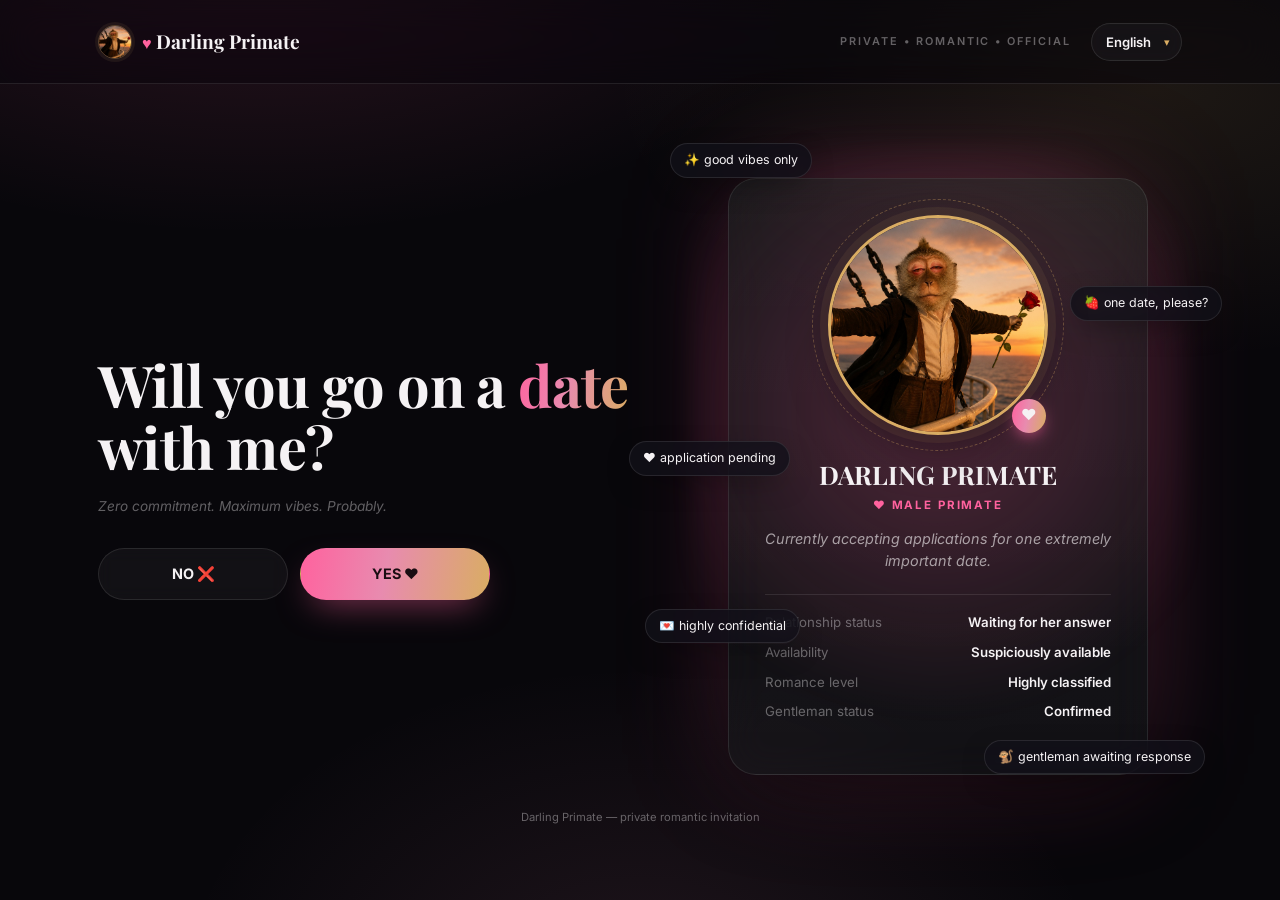
<file: index.html>
<!DOCTYPE html>
<html lang="en" dir="ltr">
<head>
<meta charset="UTF-8" />
<meta name="viewport" content="width=device-width, initial-scale=1, viewport-fit=cover" />
<title>Darling Primate — Will you go on a date with me?</title>
<meta name="description" content="A private, romantic, official invitation from Darling Primate." />
<link rel="stylesheet" href="style.css" />
</head>
<body data-page="index">
<a href="#main" class="skip-link">Skip to content</a>

<nav class="dp-nav" aria-label="Primary">
  <div class="dp-nav__inner">
    <div class="dp-brand">
      <img src="assets/primate.jpg" alt="Darling Primate" class="dp-brand__photo" />
      <span><span class="dp-brand__heart">♥</span> Darling Primate</span>
    </div>
    <div class="dp-nav__right">
      <span class="dp-tag" data-i18n="nav.tag">PRIVATE • ROMANTIC • OFFICIAL</span>
      <div class="lang-select-wrap">
        <label for="langSelect" class="sr-only" style="position:absolute;left:-9999px;" data-i18n="nav.langLabel">Choose your language</label>
        <select id="langSelect" class="lang-select" aria-label="Choose your language">
          <option value="en">English</option>
          <option value="bn">বাংলা</option>
          <option value="hi">हिन्दी</option>
          <option value="ur">اردو</option>
          <option value="ar">العربية</option>
          <option value="tr">Türkçe</option>
        </select>
      </div>
    </div>
  </div>
</nav>

<main id="main" class="fit-viewport">
<div class="fit-content">
  <section class="hero container">
    <div class="hero__grid">
      <div class="hero__content">
        <h1 class="hero__headline">
          <span data-i18n="hero.headlinePre">Will you go on a </span><span class="gradient-text" data-i18n="hero.headlineHi">date</span><span data-i18n="hero.headlinePost"> with me?</span>
        </h1>
        <p class="hero__small" data-i18n="hero.small">Zero commitment. Maximum vibes. Probably.</p>
        <div class="hero__actions">
          <button type="button" class="btn btn-ghost btn-no" id="noBtn" data-i18n="hero.no">NO</button>
          <button type="button" class="btn btn-primary" id="yesBtn" data-i18n="hero.yes">YES ♥</button>
        </div>
      </div>

      <div class="hero__visual">
        <div class="profile-card">
          <div class="profile-card__glow" aria-hidden="true"></div>
          <div class="floating-msg floating-msg--1" data-i18n="floating.0">✨ good vibes only</div>
          <div class="floating-msg floating-msg--2" data-i18n="floating.1">🍓 one date, please?</div>
          <div class="floating-msg floating-msg--3" data-i18n="floating.2">💌 highly confidential</div>
          <div class="floating-msg floating-msg--4" data-i18n="floating.3">🐒 gentleman awaiting response</div>
          <div class="floating-msg floating-msg--5" data-i18n="floating.4">❤️ application pending</div>

          <div class="profile-card__photo-wrap">
            <div class="profile-card__orbit" aria-hidden="true"></div>
            <img src="assets/primate.jpg" alt="Darling Primate portrait" class="profile-card__photo" />
            <div class="profile-card__heart" aria-hidden="true">♥</div>
          </div>
          <div class="profile-card__name" data-i18n="profile.name">DARLING PRIMATE</div>
          <div class="profile-card__label" data-i18n="profile.label">♥ MALE PRIMATE</div>
          <p class="profile-card__tagline" data-i18n="profile.tagline">Currently accepting applications for one extremely important date.</p>
          <dl class="profile-card__details">
            <div class="profile-card__row"><dt data-i18n="profile.s1l">Relationship status</dt><dd data-i18n="profile.s1v">Waiting for her answer</dd></div>
            <div class="profile-card__row"><dt data-i18n="profile.s2l">Availability</dt><dd data-i18n="profile.s2v">Suspiciously available</dd></div>
            <div class="profile-card__row"><dt data-i18n="profile.s3l">Romance level</dt><dd data-i18n="profile.s3v">Highly classified</dd></div>
            <div class="profile-card__row"><dt data-i18n="profile.s4l">Gentleman status</dt><dd data-i18n="profile.s4v">Confirmed</dd></div>
          </dl>
        </div>
      </div>
    </div>
  </section>

  <footer class="dp-footer">
    <div class="container">Darling Primate — private romantic invitation</div>
  </footer>
</div>
</main>

<script src="script.js"></script>
</body>
</html>
</file>
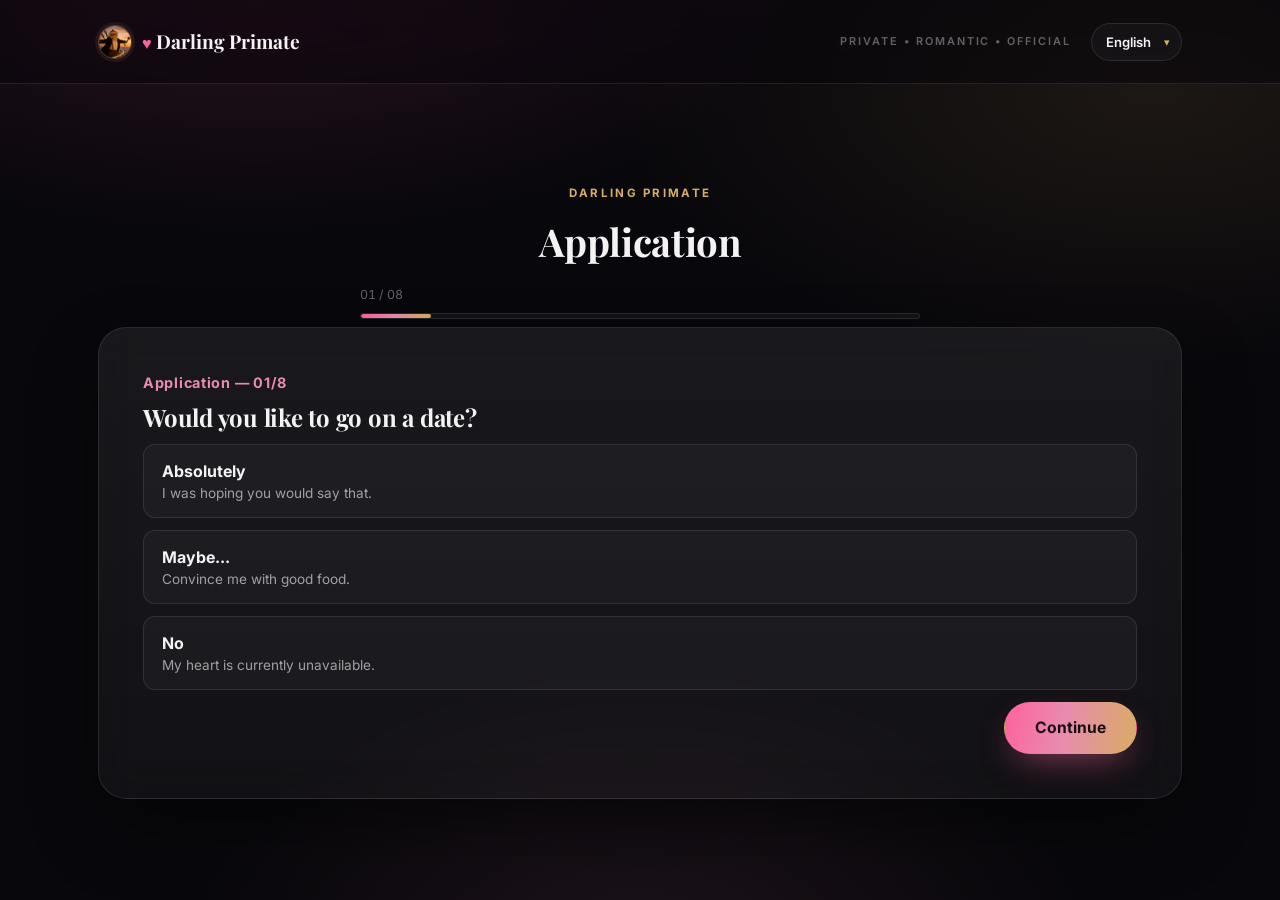
<file: application.html>
<!DOCTYPE html>
<html lang="en" dir="ltr">
<head>
<meta charset="UTF-8" />
<meta name="viewport" content="width=device-width, initial-scale=1, viewport-fit=cover" />
<title>Darling Primate — Application</title>
<link rel="stylesheet" href="style.css" />
</head>
<body data-page="application">
<a href="#main" class="skip-link">Skip to content</a>

<nav class="dp-nav" aria-label="Primary">
  <div class="dp-nav__inner">
    <a href="index.html" class="dp-brand" style="text-decoration:none;">
      <img src="assets/primate.jpg" alt="Darling Primate" class="dp-brand__photo" />
      <span><span class="dp-brand__heart">♥</span> Darling Primate</span>
    </a>
    <div class="dp-nav__right">
      <span class="dp-tag" data-i18n="nav.tag">PRIVATE • ROMANTIC • OFFICIAL</span>
      <div class="lang-select-wrap">
        <select id="langSelect" class="lang-select" aria-label="Choose your language">
          <option value="en">English</option>
          <option value="bn">বাংলা</option>
          <option value="hi">हिन्दी</option>
          <option value="ur">اردو</option>
          <option value="ar">العربية</option>
          <option value="tr">Türkçe</option>
        </select>
      </div>
    </div>
  </div>
</nav>

<main id="main" class="fit-viewport">
<div class="fit-content app-shell">
  <div class="container">
    <div class="app-header">
      <div class="app-header__eyebrow" data-i18n="app.eyebrow">DARLING PRIMATE</div>
      <h1 class="app-header__title" data-i18n="app.title">Application</h1>
    </div>

    <div class="progress-wrap">
      <div class="progress-count" id="stepCount">01 / 08</div>
      <div class="progress-track"><div class="progress-fill" id="progressFill" style="width:12.5%;"></div></div>
    </div>

    <div class="step-card" id="stepContainer"></div>
  </div>
</div>
</main>

<script src="script.js"></script>
</body>
</html>
</file>
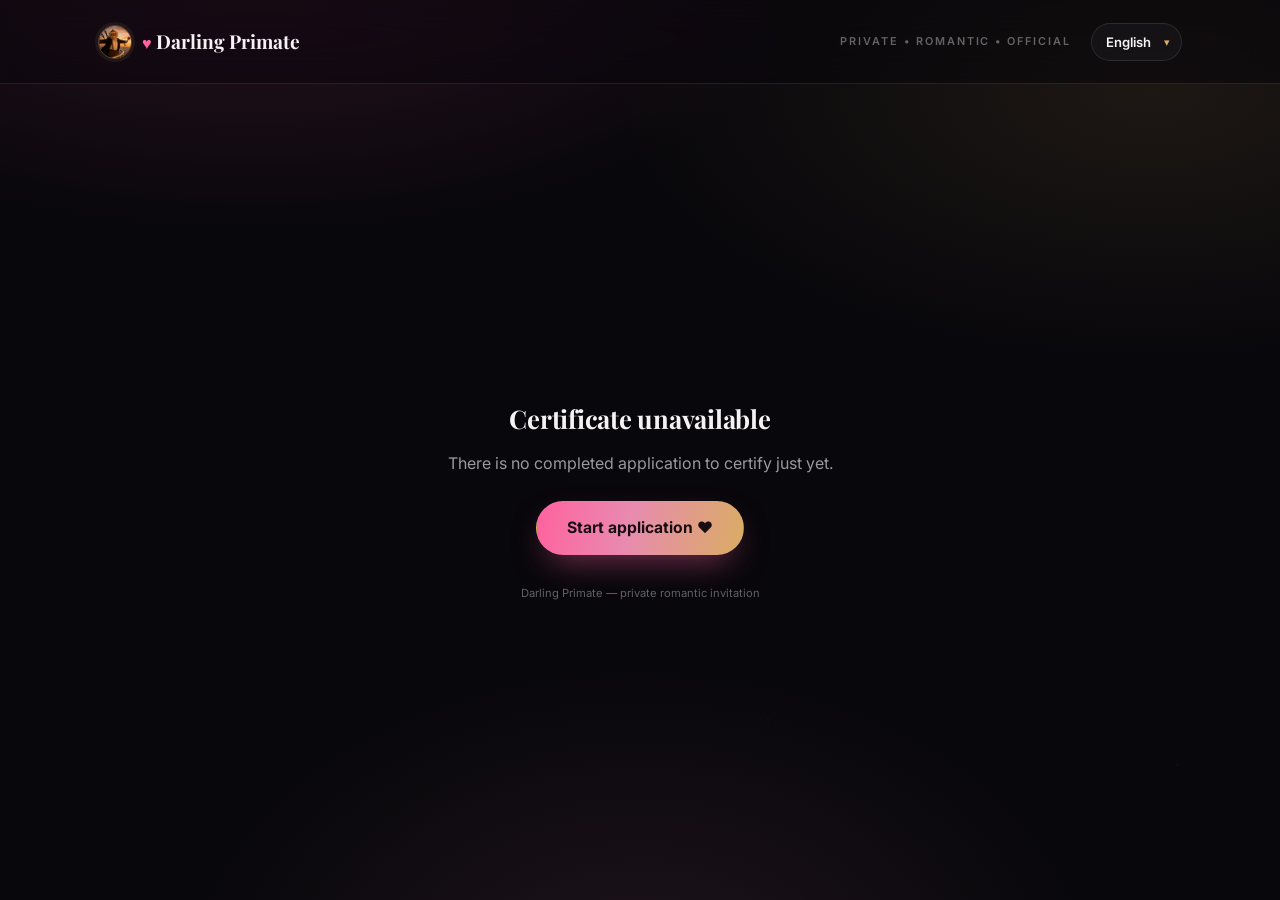
<file: certificate.html>
<!DOCTYPE html>
<html lang="en" dir="ltr">
<head>
<meta charset="UTF-8" />
<meta name="viewport" content="width=device-width, initial-scale=1, viewport-fit=cover" />
<title>Darling Primate — Certificate of Date</title>
<link rel="stylesheet" href="style.css" />
</head>
<body data-page="certificate">
<a href="#main" class="skip-link">Skip to content</a>

<nav class="dp-nav" aria-label="Primary">
  <div class="dp-nav__inner">
    <a href="index.html" class="dp-brand" style="text-decoration:none;">
      <img src="assets/primate.jpg" alt="Darling Primate" class="dp-brand__photo" />
      <span><span class="dp-brand__heart">♥</span> Darling Primate</span>
    </a>
    <div class="dp-nav__right">
      <span class="dp-tag" data-i18n="nav.tag">PRIVATE • ROMANTIC • OFFICIAL</span>
      <div class="lang-select-wrap">
        <select id="langSelect" class="lang-select" aria-label="Choose your language">
          <option value="en">English</option>
          <option value="bn">বাংলা</option>
          <option value="hi">हिन्दी</option>
          <option value="ur">اردو</option>
          <option value="ar">العربية</option>
          <option value="tr">Türkçe</option>
        </select>
      </div>
    </div>
  </div>
</nav>

<main id="main" class="fit-viewport">
<div class="fit-content cert-shell">
  <div id="certEmpty" class="container empty-state" style="display:none;">
    <h2 data-i18n="cert.emptyTitle">Certificate unavailable</h2>
    <p data-i18n="cert.emptyDesc">There is no completed application to certify just yet.</p>
    <a href="index.html" class="btn btn-primary" data-i18n="cert.emptyCta">Start application ♥</a>
  </div>

  <div id="certMain">
    <div class="cert-eyebrow" data-i18n="cert.eyebrow">DARLING PRIMATE</div>
    <h1 class="cert-page-title" data-i18n="cert.pageTitle">Your Certificate</h1>

    <div class="certificate" id="certificateEl">
      <div class="cert-watermark" aria-hidden="true">DP</div>
      <div class="cert-corner cert-corner--tl" aria-hidden="true"></div>
      <div class="cert-corner cert-corner--tr" aria-hidden="true"></div>
      <div class="cert-corner cert-corner--bl" aria-hidden="true"></div>
      <div class="cert-corner cert-corner--br" aria-hidden="true"></div>
      <div class="cert-inner">
        <div class="cert-header">
          <div class="cert-emblem">DP</div>
          <div class="cert-brand" data-i18n="cert.eyebrow">DARLING PRIMATE</div>
          <div class="cert-subbrand" data-i18n="cert.subbrand">PRIVATE ROMANTIC CERTIFICATION</div>
          <div class="cert-divider"></div>
        </div>

        <div class="cert-title" data-i18n="cert.title">CERTIFICATE OF DATE</div>
        <div class="cert-subtitle" data-i18n="cert.subtitle">OFFICIALLY CERTIFIED</div>

        <div class="cert-body-grid">
          <div class="cert-photo-col">
            <div class="cert-photo-wrap">
              <img src="assets/primate.jpg" alt="Darling Primate" />
            </div>
            <div class="cert-photo-name" data-i18n="profile.name">DARLING PRIMATE</div>
            <div class="cert-photo-role" data-i18n="cert.photoRole">Male Romantic Candidate</div>
          </div>
          <div class="cert-text-col">
            <p class="cert-body-text" data-i18n="cert.body1">This certificate officially recognizes that Darling Primate and the recipient named below have accepted a romantic date invitation.</p>
            <p class="cert-body-text" data-i18n="cert.body2">Following a highly confidential review by the Extremely Serious Committee, the application has been approved.</p>
            <div class="cert-recipient" data-i18n="cert.recipient">THE DISTINGUISHED DATE RECIPIENT</div>
          </div>
        </div>

        <dl class="cert-info-grid" id="certInfoGrid"></dl>

        <div class="cert-footer">
          <div class="cert-sign-block">
            <div class="cert-signature">Darling Primate</div>
            <div class="cert-sign-line"></div>
            <div class="cert-sign-label" data-i18n="cert.gentleman">The Gentleman</div>
            <div class="cert-sign-sub" data-i18n="cert.authorizedBy">Authorized by</div>
          </div>
          <div class="cert-seal-wrap">
            <div class="cert-seal-ribbons" aria-hidden="true"></div>
            <div class="cert-seal">
              <div class="cert-seal__inner">DP<br />♥</div>
            </div>
          </div>
        </div>
      </div>
      <div class="cert-microtext" aria-hidden="true">DARLING PRIMATE · OFFICIALLY CERTIFIED · DARLING PRIMATE · OFFICIALLY CERTIFIED · DARLING PRIMATE · OFFICIALLY CERTIFIED · DARLING PRIMATE</div>
    </div>

    <div class="cert-actions">
      <button type="button" class="btn btn-gold" id="downloadBtn" data-i18n="cert.download">Download Certificate</button>
      <button type="button" class="btn btn-ghost" id="startOverBtnCert" data-i18n="cert.startOver">Start over ♥</button>
    </div>
  </div>

  <footer class="dp-footer">
    <div class="container">Darling Primate — private romantic invitation</div>
  </footer>
</div>
</main>

<script src="script.js"></script>
</body>
</html>
</file>
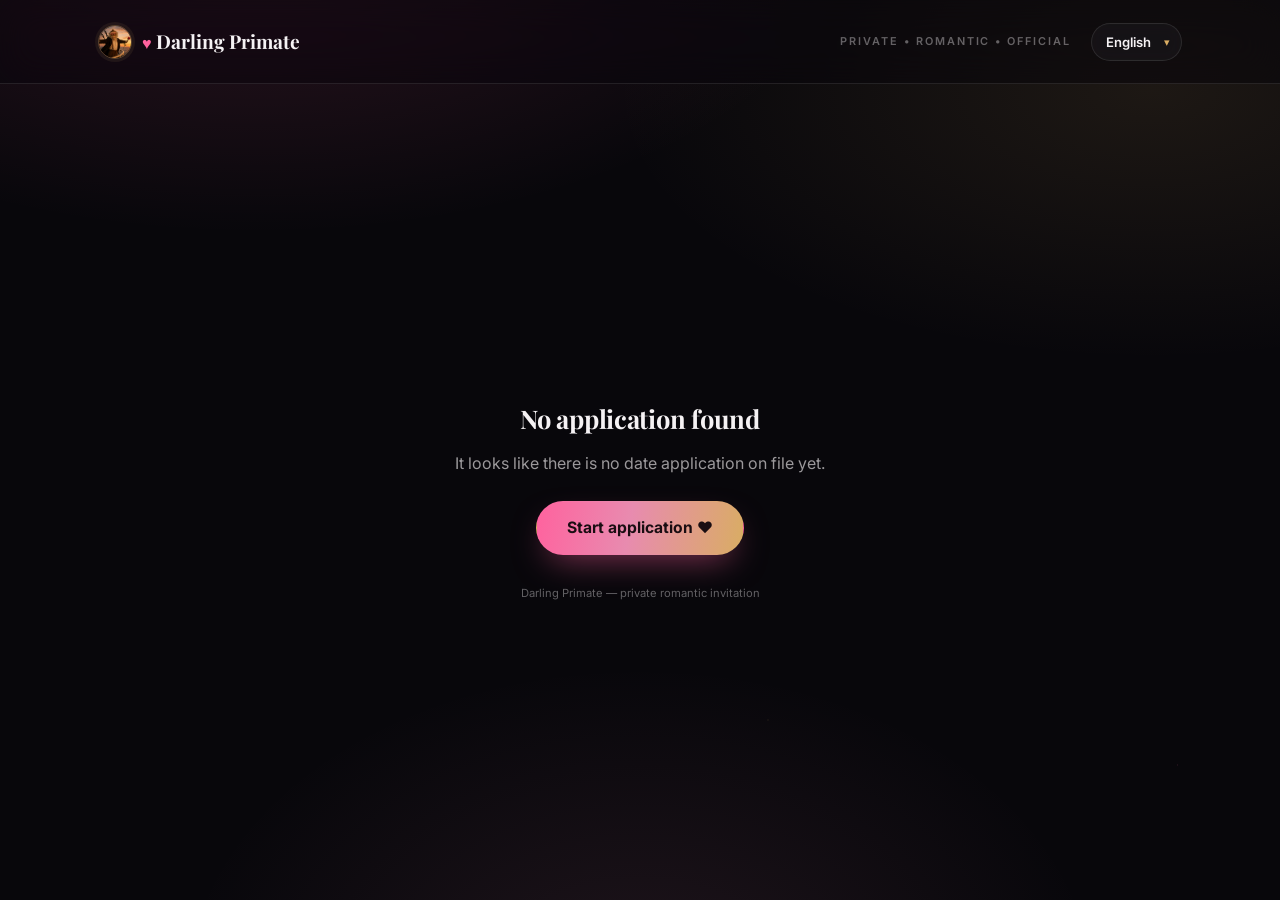
<file: confirmation.html>
<!DOCTYPE html>
<html lang="en" dir="ltr">
<head>
<meta charset="UTF-8" />
<meta name="viewport" content="width=device-width, initial-scale=1, viewport-fit=cover" />
<title>Darling Primate — Application Received</title>
<link rel="stylesheet" href="style.css" />
</head>
<body data-page="confirmation">
<a href="#main" class="skip-link">Skip to content</a>

<nav class="dp-nav" aria-label="Primary">
  <div class="dp-nav__inner">
    <a href="index.html" class="dp-brand" style="text-decoration:none;">
      <img src="assets/primate.jpg" alt="Darling Primate" class="dp-brand__photo" />
      <span><span class="dp-brand__heart">♥</span> Darling Primate</span>
    </a>
    <div class="dp-nav__right">
      <span class="dp-tag" data-i18n="nav.tag">PRIVATE • ROMANTIC • OFFICIAL</span>
      <div class="lang-select-wrap">
        <select id="langSelect" class="lang-select" aria-label="Choose your language">
          <option value="en">English</option>
          <option value="bn">বাংলা</option>
          <option value="hi">हिन्दी</option>
          <option value="ur">اردو</option>
          <option value="ar">العربية</option>
          <option value="tr">Türkçe</option>
        </select>
      </div>
    </div>
  </div>
</nav>

<main id="main" class="fit-viewport">
<div class="fit-content">
  <div id="confirmEmpty" class="container empty-state" style="display:none;">
    <h2 data-i18n="confirm.emptyTitle">No application found</h2>
    <p data-i18n="confirm.emptyDesc">It looks like there is no date application on file yet.</p>
    <a href="index.html" class="btn btn-primary" data-i18n="confirm.emptyCta">Start application ♥</a>
  </div>

  <div id="confirmMain">
    <section class="confirm-hero container">
      <div class="confirm-eyebrow" data-i18n="confirm.eyebrow">APPLICATION RECEIVED</div>
      <img src="assets/primate.jpg" alt="Darling Primate" class="confirm-photo" />
      <h1 class="confirm-title gradient-text" data-i18n="confirm.title">It is officially a date.</h1>
      <p class="confirm-desc" data-i18n="confirm.desc">Your answers have been carefully reviewed by the very serious Darling Primate committee.</p>
      <p class="confirm-note" data-i18n="confirm.note">The gentleman is pleased with your decision.</p>
    </section>

    <section class="container">
      <div class="detail-grid" id="detailGrid"></div>

      <div class="report-panel">
        <div class="report-panel__title" data-i18n="confirm.reportTitle">THE OFFICIAL DATE REPORT</div>
        <div class="report-grid">
          <div class="report-item">
            <div class="report-item__value gradient-text" data-i18n="confirm.rRomanceVal">97.8%</div>
            <div class="report-item__label" data-i18n="confirm.rRomance">Romance probability</div>
          </div>
          <div class="report-item">
            <div class="report-item__value" data-i18n="confirm.rFinancialVal">Pending legal review.</div>
            <div class="report-item__label" data-i18n="confirm.rFinancial">Financial agreement</div>
          </div>
          <div class="report-item">
            <div class="report-item__value" data-i18n="confirm.rPunctVal">Highly questionable.</div>
            <div class="report-item__label" data-i18n="confirm.rPunct">Punctuality</div>
          </div>
          <div class="report-item">
            <div class="report-item__value" data-i18n="confirm.rFoodVal">Promising.</div>
            <div class="report-item__label" data-i18n="confirm.rFood">Food compatibility</div>
          </div>
          <div class="report-item">
            <div class="report-item__value" data-i18n="confirm.rOverallVal">Suspiciously good.</div>
            <div class="report-item__label" data-i18n="confirm.rOverall">Overall compatibility</div>
          </div>
        </div>
      </div>

      <div class="confirm-actions">
        <a href="certificate.html" class="btn btn-gold" data-i18n="confirm.viewCert">View Certificate</a>
        <button type="button" class="btn btn-ghost" id="startOverBtn" data-i18n="confirm.startOver">Start over ♥</button>
      </div>
    </section>
  </div>

  <footer class="dp-footer">
    <div class="container">Darling Primate — private romantic invitation</div>
  </footer>
</div>
</main>

<script src="script.js"></script>
</body>
</html>
</file>
<file: style.css>
/* ==========================================================================
   DARLING PRIMATE — style.css
   Premium dark romantic luxury theme
   ========================================================================== */

@import url('https://fonts.googleapis.com/css2?family=Playfair+Display:ital,wght@0,500;0,600;0,700;0,800;1,600&family=Inter:wght@400;500;600;700;800&family=Noto+Sans+Bengali:wght@400;600;700;800&family=Noto+Sans+Devanagari:wght@400;600;700;800&family=Noto+Naskh+Arabic:wght@400;600;700&family=Noto+Nastaliq+Urdu:wght@400;600;700&display=swap');

:root{
  --near-black:#08070B;
  --charcoal:#111018;
  --charcoal-2:#17151f;
  --pink:#FF629E;
  --rose:#E88BAF;
  --gold:#D9AD63;
  --white:#FFFFFF;
  --soft-white:#F5F2F4;

  --ink-muted: rgba(245,242,244,0.62);
  --ink-faint: rgba(245,242,244,0.38);
  --border-soft: rgba(245,242,244,0.10);
  --border-gold: rgba(217,173,99,0.35);
  --glass: rgba(255,255,255,0.045);
  --glass-strong: rgba(255,255,255,0.07);

  --grad-romance: linear-gradient(100deg, var(--pink) 0%, var(--rose) 45%, var(--gold) 100%);
  --grad-bg: radial-gradient(ellipse 80% 60% at 20% -10%, rgba(255,98,158,0.16), transparent 60%),
             radial-gradient(ellipse 70% 50% at 90% 10%, rgba(217,173,99,0.10), transparent 60%),
             radial-gradient(ellipse 60% 60% at 50% 110%, rgba(232,139,175,0.10), transparent 60%);

  --shadow-lg: 0 30px 80px -20px rgba(0,0,0,0.65);
  --shadow-soft: 0 10px 30px -10px rgba(0,0,0,0.5);
  --shadow-glow: 0 0 120px -20px rgba(255,98,158,0.35);

  --radius-lg: 28px;
  --radius-md: 18px;
  --radius-sm: 12px;

  /* Latin display/body fonts lead the stack; the Noto families are
     fallbacks the browser only reaches for characters Playfair/Inter
     don't cover (Bangla, Devanagari, Urdu, Arabic) — so every
     language gets a properly designed, matching font instead of
     falling back to a random system default. */
  --font-display: 'Playfair Display', 'Noto Serif', 'Noto Nastaliq Urdu', 'Noto Naskh Arabic', 'Noto Sans Devanagari', 'Noto Sans Bengali', 'Georgia', serif;
  --font-body: 'Inter', 'Noto Nastaliq Urdu', 'Noto Naskh Arabic', 'Noto Sans Devanagari', 'Noto Sans Bengali', -apple-system, BlinkMacSystemFont, 'Segoe UI', sans-serif;

  --nav-h: clamp(64px, 9vw, 84px);
  --touch: 52px;
}

*,*::before,*::after{ box-sizing:border-box; }
html{ -webkit-text-size-adjust:100%; scroll-behavior:smooth; }
html,body{ width:100%; max-width:100%; overflow-x:hidden; }

body{
  margin:0;
  min-height:100dvh;
  min-height:100vh;
  background:var(--near-black);
  background-image:var(--grad-bg);
  background-attachment:fixed;
  color:var(--soft-white);
  font-family:var(--font-body);
  line-height:1.5;
  -webkit-font-smoothing:antialiased;
  position:relative;
  display:flex;
  flex-direction:column;
}

body::before{
  content:"";
  position:fixed; inset:0;
  pointer-events:none;
  background-image:radial-gradient(1px 1px at 10% 20%, rgba(255,255,255,0.35) 0, transparent 60%),
                    radial-gradient(1px 1px at 80% 40%, rgba(255,255,255,0.25) 0, transparent 60%),
                    radial-gradient(1.5px 1.5px at 60% 80%, rgba(217,173,99,0.4) 0, transparent 60%),
                    radial-gradient(1px 1px at 30% 70%, rgba(255,255,255,0.2) 0, transparent 60%),
                    radial-gradient(1.5px 1.5px at 92% 85%, rgba(255,98,158,0.35) 0, transparent 60%);
  opacity:0.6;
  z-index:0;
}

img,video,canvas,svg{ max-width:100%; height:auto; display:block; }
button{ font-family:inherit; }
a{ color:inherit; }
button,input,select,textarea{ max-width:100%; }

::selection{ background:rgba(255,98,158,0.35); color:#fff; }

h1,h2,h3{ font-family:var(--font-display); margin:0; letter-spacing:-0.01em; }
p{ margin:0; }

.gradient-text{
  background:var(--grad-romance);
  -webkit-background-clip:text;
  background-clip:text;
  color:transparent;
}

.container{
  width:100%;
  max-width:1180px;
  margin:0 auto;
  padding-inline:clamp(18px, 5vw, 48px);
  position:relative;
  z-index:1;
}

/* ---------- Skip link / focus ---------- */
.skip-link{
  position:absolute; left:-999px; top:0; z-index:1000;
  background:var(--gold); color:#111; padding:10px 16px; border-radius:8px;
}
.skip-link:focus{ left:12px; top:12px; }

:focus-visible{
  outline:2px solid var(--gold);
  outline-offset:3px;
  border-radius:8px;
}

/* ---------- Top Navigation ---------- */
.dp-nav{
  position:relative; flex:0 0 auto;
  height:var(--nav-h);
  display:flex; align-items:center;
  background:rgba(8,7,11,0.55);
  backdrop-filter:blur(18px) saturate(140%);
  -webkit-backdrop-filter:blur(18px) saturate(140%);
  border-bottom:1px solid var(--border-soft);
}
.dp-nav__inner{
  width:100%; max-width:1180px; margin:0 auto;
  padding-inline:clamp(16px, 5vw, 48px);
  display:flex; align-items:center; justify-content:space-between;
  gap:12px;
}
.dp-brand{
  display:flex; align-items:center; gap:10px;
  font-family:var(--font-display); font-weight:700;
  font-size:clamp(1rem, 2.4vw, 1.2rem);
  white-space:nowrap;
}
.dp-brand__photo{
  width:34px; height:34px; border-radius:50%;
  object-fit:cover; border:1.5px solid var(--border-gold);
  box-shadow:0 0 0 3px rgba(217,173,99,0.08);
}
.dp-brand__heart{ color:var(--pink); font-size:0.85em; }

.dp-nav__right{ display:flex; align-items:center; gap:clamp(10px,2vw,20px); }

/* ---------- Main content area (grows naturally, scrolls if needed) ---------- */
.fit-viewport{
  flex:1 1 auto;
  width:100%;
  display:flex;
  flex-direction:column;
  align-items:stretch;
  justify-content:center;
  position:relative;
}
.fit-content{
  width:100%;
}

.dp-tag{
  font-size:0.68rem; letter-spacing:0.18em; font-weight:600;
  color:var(--ink-faint); text-transform:uppercase;
  display:none;
}
@media (min-width:640px){ .dp-tag{ display:inline; } }

/* Language selector */
.lang-select-wrap{ position:relative; }
.lang-select{
  appearance:none; -webkit-appearance:none;
  background:var(--glass);
  border:1px solid var(--border-soft);
  color:var(--soft-white);
  font-family:var(--font-body); font-size:0.82rem; font-weight:600;
  padding:9px 30px 9px 14px;
  border-radius:999px;
  min-height:var(--touch);
  min-height:38px;
  cursor:pointer;
  backdrop-filter:blur(8px);
}
.lang-select-wrap::after{
  content:"▾"; position:absolute; right:12px; top:50%; transform:translateY(-50%);
  pointer-events:none; color:var(--gold); font-size:0.7rem;
}
.lang-select:focus-visible{ outline:2px solid var(--gold); }

/* ---------- Buttons ---------- */
.btn{
  display:inline-flex; align-items:center; justify-content:center; gap:8px;
  min-height:var(--touch);
  max-width:100%;
  padding:14px 30px;
  border-radius:999px;
  font-weight:700; font-size:0.98rem;
  border:1px solid transparent;
  cursor:pointer;
  transition:transform .25s cubic-bezier(.2,.8,.2,1), box-shadow .25s ease, background .25s ease;
  text-decoration:none;
  white-space:normal;
  text-align:center;
  word-break:break-word;
}
.btn:active{ transform:scale(0.97); }
.btn-primary{
  background:var(--grad-romance);
  color:#1a0d12;
  box-shadow:0 14px 34px -12px rgba(255,98,158,0.55);
}
.btn-primary:hover{ transform:translateY(-2px); box-shadow:0 18px 40px -12px rgba(255,98,158,0.65); }
.btn-ghost{
  background:var(--glass);
  color:var(--soft-white);
  border-color:var(--border-soft);
  backdrop-filter:blur(8px);
}
.btn-ghost:hover{ background:var(--glass-strong); border-color:var(--border-gold); }
.btn-gold{
  background:linear-gradient(120deg, var(--gold), #f0d093);
  color:#241a08;
  box-shadow:0 14px 30px -12px rgba(217,173,99,0.5);
}
.btn-gold:hover{ transform:translateY(-2px); }
.btn-block{ width:100%; }
.btn:disabled{ opacity:0.4; cursor:not-allowed; transform:none; }

/* NO button — sits in normal flow right beside YES until the first
   dodge attempt. Only then does .is-escaped switch it to position:fixed
   so it can roam the full viewport. */
.btn-no{
  touch-action:none;
}
.btn-no.is-escaped{
  position:fixed;
  z-index:80;
  transition:top .32s cubic-bezier(.2,.9,.25,1), left .32s cubic-bezier(.2,.9,.25,1), transform .15s ease;
}

/* ---------- Hero (index) ---------- */
.hero{
  padding-block:clamp(12px, 2.5vw, 24px);
  position:relative;
}
.hero__grid{
  display:grid;
  grid-template-columns:1fr;
  gap:clamp(32px, 6vw, 56px);
  align-items:center;
}
@media (min-width:960px){
  .hero__grid{ grid-template-columns:1.05fr 0.95fr; }
}
.hero__content{ order:1; }
.hero__visual{ order:2; }
@media (min-width:960px){
  .hero__visual{ order:2; }
  .hero__content{ order:1; }
}

.badge{
  display:inline-flex; align-items:center; gap:8px;
  padding:8px 16px;
  border-radius:999px;
  background:var(--glass);
  border:1px solid var(--border-gold);
  font-size:0.72rem; letter-spacing:0.16em; text-transform:uppercase;
  font-weight:700; color:var(--gold);
  margin-bottom:20px;
}

.hero__headline{
  font-size:clamp(2.2rem, 6vw, 3.6rem);
  font-weight:700;
  line-height:1.08;
  margin-bottom:18px;
}
.hero__desc{
  font-size:clamp(1rem, 2vw, 1.15rem);
  color:var(--ink-muted);
  max-width:46ch;
  margin-bottom:10px;
}
.hero__small{
  font-size:0.85rem;
  color:var(--ink-faint);
  margin-bottom:32px;
  font-style:italic;
}
.hero__actions{
  --hero-btn-w:clamp(128px, 42vw, 190px);
  --hero-btn-h:46px;
  display:grid;
  grid-template-columns:var(--hero-btn-w) var(--hero-btn-w);
  gap:12px;
  width:100%;
  min-height:var(--hero-btn-h);
}
/* NO and YES are pinned to explicit grid columns (not flex/auto-flow).
   The moment NO switches to position:fixed to start dodging, it is
   taken out of normal layout flow entirely — with a flex row (or an
   auto-placed grid) that would leave YES as the only flowed item, and
   it would slide into NO's now-empty spot. Because YES has its own
   fixed grid-column here, that column stays reserved and empty
   instead, and YES never moves — which also means a click that lands
   right after NO dodges away can no longer land on YES by accident. */
#noBtn{ grid-column:1; grid-row:1; }
#yesBtn{ grid-column:2; grid-row:1; }
.hero__actions .btn{
  width:var(--hero-btn-w);
  height:var(--hero-btn-h);
  min-width:0;
  padding:0 18px;
  font-size:0.9rem;
}
@media (max-width:360px){
  .hero__actions{ gap:8px; --hero-btn-h:42px; }
  .hero__actions .btn{ padding-inline:12px; font-size:0.82rem; }
}

/* Profile card */
.profile-card{
  position:relative;
  max-width:420px;
  margin-inline:auto;
  padding:clamp(24px,4vw,36px);
  border-radius:var(--radius-lg);
  background:linear-gradient(180deg, var(--glass-strong), var(--glass));
  border:1px solid var(--border-soft);
  backdrop-filter:blur(20px);
  box-shadow:var(--shadow-lg), var(--shadow-glow);
  overflow:visible;
}
.profile-card__glow{
  position:absolute; inset:-40px;
  background:radial-gradient(circle at 50% 40%, rgba(255,98,158,0.25), transparent 65%);
  filter:blur(10px);
  z-index:-1;
  animation:pulse-glow 6s ease-in-out infinite;
}
@keyframes pulse-glow{
  0%,100%{ opacity:0.7; transform:scale(1); }
  50%{ opacity:1; transform:scale(1.06); }
}

.profile-card__photo-wrap{
  position:relative;
  width:clamp(160px,40vw,220px);
  aspect-ratio:1/1;
  margin:0 auto 20px;
}
.profile-card__orbit{
  position:absolute; inset:-16px;
  border:1px dashed var(--border-gold);
  border-radius:50%;
  animation:spin 40s linear infinite;
}
@keyframes spin{ to{ transform:rotate(360deg); } }
.profile-card__photo{
  width:100%; height:100%;
  border-radius:50%;
  object-fit:cover;
  border:3px solid var(--gold);
  box-shadow:0 0 0 8px rgba(217,173,99,0.08), 0 20px 50px -15px rgba(0,0,0,0.6);
}
.profile-card__heart{
  position:absolute; bottom:2px; right:2px;
  width:34px; height:34px;
  display:flex; align-items:center; justify-content:center;
  background:var(--grad-romance);
  border-radius:50%;
  font-size:0.95rem;
  box-shadow:0 6px 16px -4px rgba(255,98,158,0.7);
}

.profile-card__name{
  text-align:center;
  font-family:var(--font-display);
  font-size:clamp(1.3rem,3vw,1.6rem);
  font-weight:700;
  margin-bottom:4px;
}
.profile-card__label{
  text-align:center;
  font-size:0.72rem; letter-spacing:0.16em; text-transform:uppercase;
  color:var(--pink); font-weight:700;
  margin-bottom:14px;
}
.profile-card__tagline{
  text-align:center;
  font-size:0.9rem; color:var(--ink-muted);
  margin-bottom:22px;
  font-style:italic;
}
.profile-card__details{
  display:grid; gap:10px;
  border-top:1px solid var(--border-soft);
  padding-top:18px;
}
.profile-card__row{
  display:flex; justify-content:space-between; gap:10px;
  font-size:0.83rem;
}
.profile-card__row dt{ color:var(--ink-faint); }
.profile-card__row dd{ margin:0; color:var(--soft-white); font-weight:600; text-align:right; }

.floating-msg{
  position:absolute;
  font-size:0.78rem;
  padding:7px 13px;
  border-radius:999px;
  background:rgba(17,16,24,0.85);
  border:1px solid var(--border-soft);
  backdrop-filter:blur(10px);
  white-space:nowrap;
  animation:float-msg 7s ease-in-out infinite;
  box-shadow:var(--shadow-soft);
  pointer-events:none;
}
.floating-msg--1{ top:-6%; left:-14%; animation-delay:0s; }
.floating-msg--2{ top:18%; right:-18%; animation-delay:1.4s; }
.floating-msg--3{ bottom:22%; left:-20%; animation-delay:2.8s; }
.floating-msg--4{ bottom:0%; right:-14%; animation-delay:4.2s; }
.floating-msg--5{ top:44%; left:-24%; animation-delay:5.6s; }
@keyframes float-msg{
  0%,100%{ transform:translateY(0); opacity:0.85; }
  50%{ transform:translateY(-10px); opacity:1; }
}
@media (max-width:640px){
  .floating-msg{ display:none; }
}

/* ---------- Toast ---------- */
.toast{
  position:fixed; left:50%; bottom:28px;
  transform:translate(-50%,140%);
  background:var(--charcoal-2);
  border:1px solid var(--border-gold);
  color:var(--soft-white);
  padding:14px 24px;
  border-radius:999px;
  font-weight:600; font-size:0.9rem;
  box-shadow:var(--shadow-lg);
  z-index:200;
  transition:transform .4s cubic-bezier(.2,.9,.25,1);
  max-width:90vw;
  text-align:center;
}
.toast.show{ transform:translate(-50%,0); }

/* ---------- Footer ---------- */
.dp-footer{
  padding:10px 0 4px;
  text-align:center;
  color:var(--ink-faint);
  font-size:0.7rem;
  position:relative; z-index:1;
}

/* ==========================================================================
   Application page
   ========================================================================== */
.app-shell{
  padding-block:clamp(12px,2.5vw,20px);
}
.app-header{
  text-align:center;
  margin-bottom:clamp(10px,2vw,16px);
}
.app-header__eyebrow{
  font-size:0.72rem; letter-spacing:0.2em; text-transform:uppercase;
  color:var(--gold); font-weight:700; margin-bottom:10px;
}
.app-header__title{
  font-size:clamp(1.7rem,4vw,2.4rem);
  margin-bottom:6px;
}

.progress-wrap{
  max-width:560px; margin:0 auto 8px;
}
.progress-count{
  display:flex; justify-content:space-between;
  font-size:0.78rem; color:var(--ink-faint); margin-bottom:8px;
  font-variant-numeric:tabular-nums;
}
.progress-track{
  height:6px; border-radius:999px; background:var(--glass);
  overflow:hidden; border:1px solid var(--border-soft);
}
.progress-fill{
  height:100%; border-radius:999px;
  background:var(--grad-romance);
  transition:width .5s cubic-bezier(.2,.8,.2,1);
}

.step-card{
  max-width:640px; margin:0 auto;
  background:linear-gradient(180deg, var(--glass-strong), var(--glass));
  border:1px solid var(--border-soft);
  border-radius:var(--radius-lg);
  padding:clamp(24px,5vw,44px);
  backdrop-filter:blur(20px);
  box-shadow:var(--shadow-lg);
  animation:step-in .45s cubic-bezier(.2,.8,.2,1);
}
@keyframes step-in{
  from{ opacity:0; transform:translateY(14px); }
  to{ opacity:1; transform:translateY(0); }
}
.step-title{
  font-size:0.9rem; letter-spacing:0.05em; color:var(--rose);
  font-weight:700; margin-bottom:8px;
}
.step-question{
  font-size:clamp(1.15rem,2.6vw,1.5rem);
  margin-bottom:12px;
  line-height:1.25;
}

.options-grid{
  display:grid; gap:12px;
  margin-bottom:8px;
}
.option-card{
  display:flex; flex-direction:column; gap:4px;
  text-align:left;
  padding:16px 18px;
  min-height:var(--touch);
  border-radius:var(--radius-sm);
  background:rgba(255,255,255,0.03);
  border:1px solid var(--border-soft);
  color:var(--soft-white);
  cursor:pointer;
  transition:border-color .2s ease, background .2s ease, transform .15s ease;
}
.option-card:hover{ border-color:var(--border-gold); background:rgba(255,255,255,0.06); }
.option-card:active{ transform:scale(0.99); }
.option-card.selected{
  border-color:var(--pink);
  background:linear-gradient(120deg, rgba(255,98,158,0.14), rgba(217,173,99,0.08));
  box-shadow:0 0 0 1px rgba(255,98,158,0.4) inset;
}
.option-card__main{ font-weight:700; font-size:1rem; }
.option-card__sub{ font-size:0.85rem; color:var(--ink-muted); }

.field-label{
  display:block; font-weight:700; font-size:0.9rem; margin-bottom:10px;
}
.field-input, .field-textarea{
  width:100%;
  background:rgba(255,255,255,0.03);
  border:1px solid var(--border-soft);
  color:var(--soft-white);
  border-radius:var(--radius-sm);
  padding:14px 16px;
  font-family:inherit; font-size:1rem;
  min-height:var(--touch);
}
.field-input:focus, .field-textarea:focus{ border-color:var(--gold); }
.field-textarea{ min-height:120px; resize:vertical; }
.field-hint{ font-size:0.8rem; color:var(--ink-faint); margin-top:8px; }
.field-error{
  font-size:0.85rem; color:var(--pink); margin-top:10px; font-weight:600;
  display:none;
}
.field-error.show{ display:block; }

.step-nav{
  display:flex; justify-content:space-between; gap:12px;
  margin-top:12px;
  flex-wrap:wrap;
}
@media (max-width:420px){
  .step-nav{ flex-direction:column-reverse; }
  .step-nav .btn{ width:100%; }
}

/* ==========================================================================
   Confirmation page
   ========================================================================== */
.confirm-hero{ text-align:center; padding-block:clamp(10px,2vw,18px) 8px; }
.confirm-eyebrow{
  font-size:0.72rem; letter-spacing:0.2em; text-transform:uppercase;
  color:var(--gold); font-weight:700; margin-bottom:14px;
}
.confirm-title{ font-size:clamp(2rem,5vw,3rem); margin-bottom:14px; }
.confirm-desc{ color:var(--ink-muted); max-width:56ch; margin:0 auto 6px; }
.confirm-note{ color:var(--rose); font-weight:600; margin-top:10px; }

.confirm-photo{
  width:110px; height:110px; border-radius:50%;
  object-fit:cover; border:3px solid var(--gold);
  margin:10px auto 6px;
  box-shadow:0 0 0 8px rgba(217,173,99,0.08);
}

.detail-grid{
  display:grid; gap:10px;
  grid-template-columns:repeat(auto-fit, minmax(160px,1fr));
  margin-block:14px;
}
.detail-card{
  padding:10px 14px;
  border-radius:var(--radius-md);
  background:var(--glass);
  border:1px solid var(--border-soft);
  backdrop-filter:blur(14px);
}
.detail-card__label{
  font-size:0.66rem; letter-spacing:0.1em; text-transform:uppercase;
  color:var(--ink-faint); margin-bottom:4px; font-weight:700;
}
.detail-card__value{ font-size:0.88rem; font-weight:600; line-height:1.3; }

.report-panel{
  margin-block:14px;
  border-radius:var(--radius-lg);
  border:1px solid var(--border-gold);
  background:linear-gradient(160deg, rgba(217,173,99,0.08), rgba(255,98,158,0.05));
  padding:clamp(12px,2.5vw,20px);
  backdrop-filter:blur(16px);
}
.report-panel__title{
  font-size:0.78rem; letter-spacing:0.14em; text-transform:uppercase;
  font-weight:800; color:var(--gold); margin-bottom:10px; text-align:center;
}
.report-grid{
  display:grid; gap:10px;
  grid-template-columns:repeat(auto-fit, minmax(150px,1fr));
}
.report-item{ text-align:center; }
.report-item__value{
  font-family:var(--font-display); font-weight:700;
  font-size:clamp(1rem,2.4vw,1.3rem);
  margin-bottom:2px;
}
.report-item__label{ font-size:0.7rem; color:var(--ink-muted); }

.confirm-actions{
  display:flex; flex-wrap:wrap; justify-content:center; gap:16px;
  margin-top:10px;
}
@media (max-width:420px){
  .confirm-actions{ flex-direction:column; }
  .confirm-actions .btn{ width:100%; }
}

.empty-state{
  text-align:center; padding:20px 20px;
}
.empty-state h2{ font-size:1.6rem; margin-bottom:14px; }
.empty-state p{ color:var(--ink-muted); margin-bottom:26px; }

/* ==========================================================================
   Certificate page
   ========================================================================== */
.cert-shell{
  padding-block:clamp(12px,2.5vw,20px);
  display:flex; flex-direction:column; align-items:center;
}
.cert-eyebrow{
  font-size:0.72rem; letter-spacing:0.2em; text-transform:uppercase;
  color:var(--gold); font-weight:700; margin-bottom:10px; text-align:center;
}
.cert-page-title{
  font-size:clamp(1.6rem,4vw,2.2rem); margin-bottom:28px; text-align:center;
}

/* Landscape proportions (close to A4/Letter) read as an actual
   printable certificate rather than a square social card. */
.certificate{
  width:min(96vw, 920px);
  aspect-ratio:1.414/1;
  position:relative;
  border-radius:10px;
  overflow:hidden;
  background:
    radial-gradient(circle at 12% 8%, rgba(217,173,99,0.12), transparent 40%),
    radial-gradient(circle at 92% 92%, rgba(120,20,40,0.10), transparent 45%),
    linear-gradient(160deg, #F8F2E4 0%, #F1E7D2 55%, #ECDFC3 100%);
  color:#241a10;
  box-shadow:var(--shadow-lg);
  border:1px solid #cdb984;
  padding:clamp(22px, 3.4vw, 46px) clamp(26px, 4.6vw, 62px);
  display:flex; flex-direction:column;
}
/* Double rule border, standard on formal certificates/diplomas. */
.certificate::before{
  content:"";
  position:absolute; inset:9px;
  border:2px solid #8f6b2a;
  border-radius:4px;
  pointer-events:none;
}
.certificate::after{
  content:"";
  position:absolute; inset:15px;
  border:1px solid rgba(143,107,42,0.5);
  border-radius:2px;
  pointer-events:none;
}
/* Four corner flourishes sitting just inside the double rule — the
   small detail that reads as "engraved" rather than "printed". */
.cert-corner{
  position:absolute; width:34px; height:34px;
  border:1.5px solid #8f6b2a; pointer-events:none; z-index:1;
}
.cert-corner--tl{ top:21px; left:21px; border-right:none; border-bottom:none; }
.cert-corner--tr{ top:21px; right:21px; border-left:none; border-bottom:none; }
.cert-corner--bl{ bottom:21px; left:21px; border-right:none; border-top:none; }
.cert-corner--br{ bottom:21px; right:21px; border-left:none; border-top:none; }

.cert-watermark{
  position:absolute; inset:0; display:flex; align-items:center; justify-content:center;
  font-family:var(--font-display); font-weight:800;
  font-size:min(22vw,190px);
  color:rgba(143,107,42,0.06);
  pointer-events:none; z-index:0; user-select:none;
  transform:rotate(-8deg);
}
.cert-inner{ position:relative; z-index:1; display:flex; flex-direction:column; height:100%; }

.cert-header{ text-align:center; margin-bottom:clamp(6px,1.2vw,10px); }
.cert-emblem{
  width:clamp(30px,4vw,38px); height:clamp(30px,4vw,38px);
  margin:0 auto 6px;
  border-radius:50%;
  border:1.5px solid #8f6b2a;
  display:flex; align-items:center; justify-content:center;
  font-family:var(--font-display); font-weight:800; font-size:0.75rem;
  color:#8f6b2a;
}
.cert-brand{
  font-family:var(--font-display); font-weight:700;
  font-size:clamp(0.85rem,1.6vw,1.05rem);
  letter-spacing:0.08em;
}
.cert-subbrand{
  font-size:clamp(0.5rem,0.95vw,0.6rem);
  letter-spacing:0.22em; text-transform:uppercase;
  color:#6b4f22; margin-top:2px;
}
.cert-divider{
  width:84px; height:1px; margin:10px auto;
  background:linear-gradient(90deg, transparent, #8f6b2a, transparent);
}

.cert-title{
  text-align:center;
  font-family:var(--font-display); font-weight:800;
  font-size:clamp(1.3rem,3.2vw,2.15rem);
  color:#3a1a20;
  margin-bottom:3px;
  line-height:1.15;
}
.cert-subtitle{
  text-align:center;
  font-size:clamp(0.52rem,1vw,0.66rem);
  letter-spacing:0.26em; text-transform:uppercase;
  color:#8f6b2a; font-weight:700;
  margin-bottom:clamp(10px,1.8vw,16px);
}

/* Body content sits in a two-column layout on wider screens — photo
   and identity on the left, the recipient statement on the right —
   the classic diploma arrangement, instead of everything stacked in
   one long center-aligned column. */
.cert-body-grid{
  display:grid;
  grid-template-columns:auto 1fr;
  gap:clamp(16px,3vw,32px);
  align-items:start;
  flex:1;
}
.cert-photo-col{ display:flex; flex-direction:column; align-items:center; gap:4px; }
@media (max-width:620px){
  .cert-body-grid{ grid-template-columns:1fr; justify-items:center; }
  .cert-body-text, .cert-recipient{ text-align:center; }
  [dir="rtl"] .cert-body-text, [dir="rtl"] .cert-recipient{ text-align:center; }
}

.cert-photo-wrap{
  width:clamp(64px,9vw,92px); height:clamp(64px,9vw,92px);
  margin:0 auto 4px;
  border-radius:50%;
  border:2.5px solid #8f6b2a;
  overflow:hidden;
  box-shadow:0 6px 16px -6px rgba(0,0,0,0.4);
}
.cert-photo-wrap img{ width:100%; height:100%; object-fit:cover; }
.cert-photo-name{
  text-align:center; font-size:clamp(0.66rem,1.15vw,0.78rem); font-weight:700;
  color:#3a1a20;
}
.cert-photo-role{
  text-align:center; font-size:clamp(0.48rem,0.85vw,0.56rem);
  color:#6b4f22;
  letter-spacing:0.05em;
}

.cert-body-text{
  text-align:left;
  font-size:clamp(0.66rem,1.15vw,0.8rem);
  line-height:1.65;
  color:#3a2a18;
  margin:0 0 clamp(8px,1.4vw,12px);
}
.cert-recipient{
  text-align:left;
  font-family:var(--font-display); font-style:italic; font-weight:600;
  font-size:clamp(0.85rem,1.6vw,1.08rem);
  color:#5c1e2e;
  margin-bottom:clamp(10px,1.6vw,14px);
}
[dir="rtl"] .cert-body-text, [dir="rtl"] .cert-recipient{ text-align:right; }

.cert-info-grid{
  display:grid; grid-template-columns:1fr 1fr;
  gap:clamp(4px,0.7vw,7px) clamp(14px,2.2vw,24px);
  font-size:clamp(0.52rem,1vw,0.64rem);
  margin:0; width:100%;
  padding-top:clamp(8px,1.2vw,12px);
  border-top:1px solid rgba(143,107,42,0.35);
}
.cert-info-item dt{ color:#8f6b2a; font-weight:700; text-transform:uppercase; letter-spacing:0.04em; }
.cert-info-item dd{ margin:0 0 clamp(3px,0.6vw,6px); color:#241a10; font-weight:600; }

.cert-footer{
  display:flex; align-items:flex-end; justify-content:space-between;
  gap:10px; margin-top:clamp(10px,1.6vw,16px);
  padding-top:clamp(8px,1.4vw,12px);
  border-top:1px solid rgba(143,107,42,0.35);
}
.cert-sign-block{ flex:1; }
.cert-signature{
  font-family:'Brush Script MT', 'Segoe Script', cursive;
  font-size:clamp(1.15rem,2.6vw,1.65rem);
  color:#241a10;
  line-height:1;
  margin-bottom:2px;
}
.cert-sign-line{
  width:min(180px, 60%); height:1px; background:#8f6b2a; margin-bottom:3px;
}
.cert-sign-label{
  font-size:clamp(0.48rem,0.85vw,0.56rem);
  letter-spacing:0.08em; text-transform:uppercase; color:#6b4f22; font-weight:700;
}
.cert-sign-sub{ font-size:clamp(0.44rem,0.78vw,0.5rem); color:#8f6b2a; }

/* Wax-style seal with ribbon tails underneath — a small addition that
   does a lot to make the certificate read as "issued", not just
   printed. */
.cert-seal-wrap{ position:relative; flex-shrink:0; }
.cert-seal{
  width:clamp(52px,7.5vw,76px); height:clamp(52px,7.5vw,76px);
  border-radius:50%;
  background:radial-gradient(circle at 35% 30%, #f2d59c, #b9862f 70%, #8f6b2a 100%);
  display:flex; align-items:center; justify-content:center;
  box-shadow:0 6px 14px -6px rgba(0,0,0,0.5), inset 0 0 0 2px rgba(255,255,255,0.25);
  position:relative; z-index:1;
}
.cert-seal::before{
  content:"";
  position:absolute; inset:5px;
  border:1px dashed rgba(255,255,255,0.55);
  border-radius:50%;
}
.cert-seal__inner{
  text-align:center; color:#3a1a05; font-family:var(--font-display); font-weight:800;
  font-size:clamp(0.6rem,1.6vw,0.85rem); line-height:1.1;
}
.cert-seal-ribbons{
  position:absolute; top:78%; left:50%; transform:translateX(-50%);
  width:60%; height:26px; z-index:0;
}
.cert-seal-ribbons::before, .cert-seal-ribbons::after{
  content:""; position:absolute; top:0; width:44%; height:100%;
  background:linear-gradient(180deg, #8f6b2a, #6b4f22);
}
.cert-seal-ribbons::before{ left:0; clip-path:polygon(0 0,100% 0,100% 70%,50% 100%,0 70%); }
.cert-seal-ribbons::after{ right:0; clip-path:polygon(0 0,100% 0,100% 70%,50% 100%,0 70%); }

.cert-microtext{
  position:absolute; bottom:4px; left:0; right:0;
  text-align:center;
  font-size:5px; letter-spacing:0.06em; color:rgba(143,107,42,0.4);
  white-space:nowrap; overflow:hidden;
}

.cert-actions{
  display:flex; flex-wrap:wrap; justify-content:center; gap:16px;
  margin-top:clamp(10px,2vw,16px);
}
@media (max-width:420px){
  .cert-actions{ flex-direction:column; }
  .cert-actions .btn{ width:100%; }
}

.cert-audio-banner{
  margin-top:16px;
}

/* ==========================================================================
   Overflow safety net (long / translated text, e.g. Arabic, Urdu, Bangla)
   ========================================================================== */
.hero__headline, .hero__desc, .hero__small,
.profile-card__row dt, .profile-card__row dd, .profile-card__tagline,
.step-question, .option-card__main, .option-card__sub,
.detail-card__label, .detail-card__value,
.report-item__label, .report-item__value,
.confirm-desc, .confirm-note, .empty-state p,
.cert-body-text, .cert-info-item dt, .cert-info-item dd{
  overflow-wrap:anywhere;
  word-break:break-word;
}
.profile-card__row{ flex-wrap:wrap; }
.detail-card, .report-item, .step-card, .certificate, .toast{ max-width:100%; }

/* ==========================================================================
   Reduced motion
   ========================================================================== */
@media (prefers-reduced-motion: reduce){
  *,*::before,*::after{
    animation-duration:0.001ms !important;
    animation-iteration-count:1 !important;
    transition-duration:0.15s !important;
    scroll-behavior:auto !important;
  }
  .profile-card__orbit{ animation:none; }
}

/* ==========================================================================
   RTL adjustments
   ========================================================================== */
[dir="rtl"] .profile-card__row dd{ text-align:left; }
[dir="rtl"] .option-card{ text-align:right; }
[dir="rtl"] .field-label{ text-align:right; }
[dir="rtl"] .lang-select{ padding:9px 14px 9px 30px; }
[dir="rtl"] .lang-select-wrap::after{ right:auto; left:12px; }
[dir="rtl"] .cert-signature, [dir="rtl"] .cert-sign-label, [dir="rtl"] .cert-sign-sub{ direction:ltr; text-align:right; }
[dir="rtl"] .cert-info-item{ direction:rtl; }
</file>
